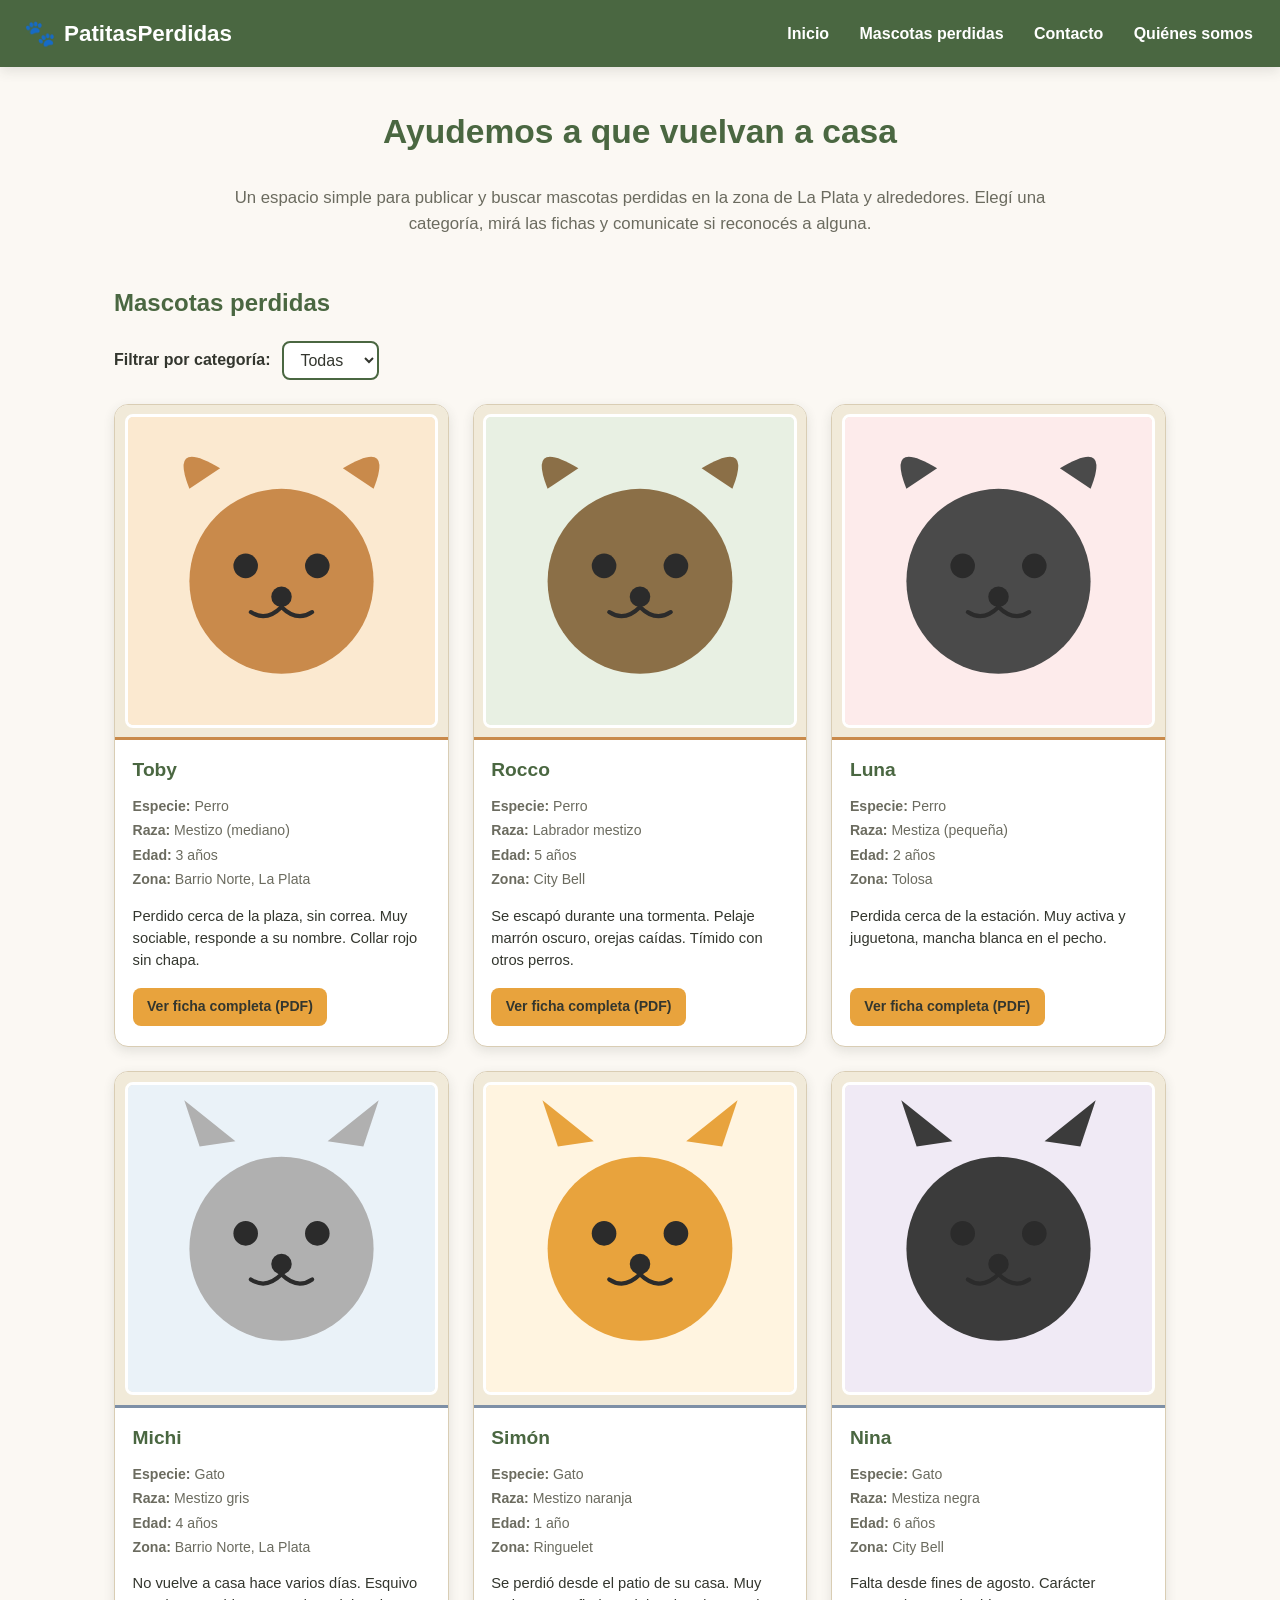
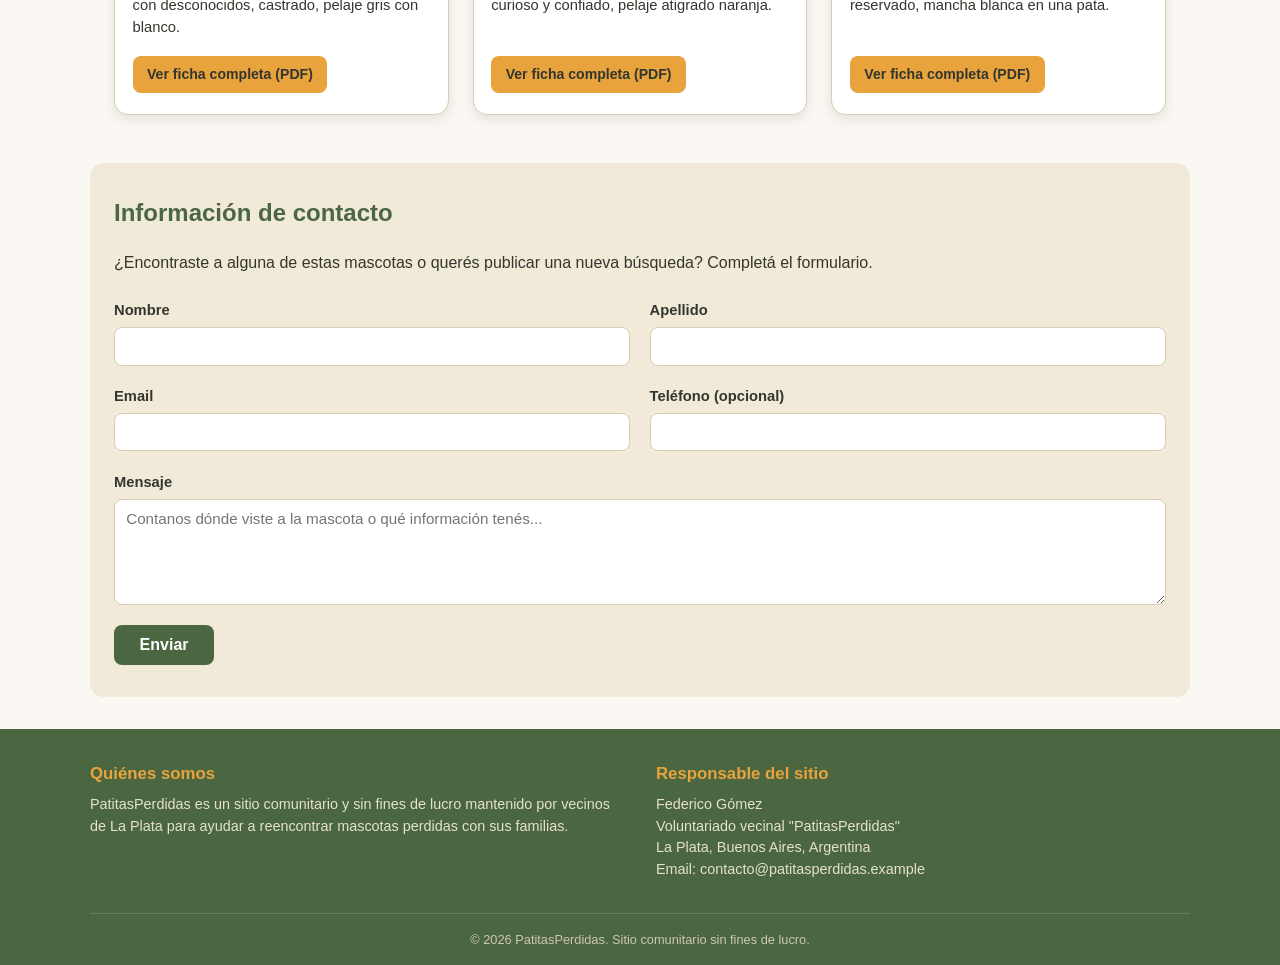
<file: web-mascotas-perdidas-claude/index.html>
<!DOCTYPE html>
<html lang="es">
<head>
<meta charset="UTF-8">
<meta name="viewport" content="width=device-width, initial-scale=1.0">
<title>PatitasPerdidas | Mascotas perdidas en tu zona</title>
<link rel="stylesheet" href="estilosIA.css">
</head>
<body>

<header class="cabecera">
  <div class="cabecera__marca">
    <span class="cabecera__logo" aria-hidden="true">🐾</span>
    <span class="cabecera__titulo">PatitasPerdidas</span>
  </div>
  <nav class="nav" aria-label="Navegación principal">
    <ul class="nav__lista">
      <li><a href="#inicio">Inicio</a></li>
      <li><a href="#mascotas">Mascotas perdidas</a></li>
      <li><a href="#contacto">Contacto</a></li>
      <li><a href="#footer">Quiénes somos</a></li>
    </ul>
  </nav>
</header>

<main>

  <!-- ===================== INICIO ===================== -->
  <section id="inicio" class="hero">
    <h1>Ayudemos a que vuelvan a casa</h1>
    <p>Un espacio simple para publicar y buscar mascotas perdidas en la zona de La Plata y alrededores.
       Elegí una categoría, mirá las fichas y comunicate si reconocés a alguna.</p>
  </section>

  <!-- ===================== LISTADO DE MASCOTAS ===================== -->
  <section id="mascotas" class="mascotas">
    <h2>Mascotas perdidas</h2>

    <div class="selector">
      <label for="categoria-select">Filtrar por categoría:</label>
      <select id="categoria-select" name="categoria">
        <option value="todos" selected>Todas</option>
        <option value="perros">Perros</option>
        <option value="gatos">Gatos</option>
      </select>
    </div>

    <div class="listado">

      <!-- ---- PERROS ---- -->

      <article class="card card--perro">
        <div class="card__marco">
          <img src="imagenes/perro1.svg" alt="Foto de Toby, perro perdido" class="card__foto">
        </div>
        <div class="card__info">
          <h3>Toby</h3>
          <ul class="card__datos">
            <li><strong>Especie:</strong> Perro</li>
            <li><strong>Raza:</strong> Mestizo (mediano)</li>
            <li><strong>Edad:</strong> 3 años</li>
            <li><strong>Zona:</strong> Barrio Norte, La Plata</li>
          </ul>
          <p class="card__desc">Perdido cerca de la plaza, sin correa. Muy sociable, responde a su nombre. Collar rojo sin chapa.</p>
          <a class="card__pdf" href="info/perro1.pdf" target="_blank" rel="noopener">Ver ficha completa (PDF)</a>
        </div>
      </article>

      <article class="card card--perro">
        <div class="card__marco">
          <img src="imagenes/perro2.svg" alt="Foto de Rocco, perro perdido" class="card__foto">
        </div>
        <div class="card__info">
          <h3>Rocco</h3>
          <ul class="card__datos">
            <li><strong>Especie:</strong> Perro</li>
            <li><strong>Raza:</strong> Labrador mestizo</li>
            <li><strong>Edad:</strong> 5 años</li>
            <li><strong>Zona:</strong> City Bell</li>
          </ul>
          <p class="card__desc">Se escapó durante una tormenta. Pelaje marrón oscuro, orejas caídas. Tímido con otros perros.</p>
          <a class="card__pdf" href="info/perro2.pdf" target="_blank" rel="noopener">Ver ficha completa (PDF)</a>
        </div>
      </article>

      <article class="card card--perro">
        <div class="card__marco">
          <img src="imagenes/perro3.svg" alt="Foto de Luna, perra perdida" class="card__foto">
        </div>
        <div class="card__info">
          <h3>Luna</h3>
          <ul class="card__datos">
            <li><strong>Especie:</strong> Perro</li>
            <li><strong>Raza:</strong> Mestiza (pequeña)</li>
            <li><strong>Edad:</strong> 2 años</li>
            <li><strong>Zona:</strong> Tolosa</li>
          </ul>
          <p class="card__desc">Perdida cerca de la estación. Muy activa y juguetona, mancha blanca en el pecho.</p>
          <a class="card__pdf" href="info/perro3.pdf" target="_blank" rel="noopener">Ver ficha completa (PDF)</a>
        </div>
      </article>

      <!-- ---- GATOS ---- -->

      <article class="card card--gato">
        <div class="card__marco">
          <img src="imagenes/gato1.svg" alt="Foto de Michi, gato perdido" class="card__foto">
        </div>
        <div class="card__info">
          <h3>Michi</h3>
          <ul class="card__datos">
            <li><strong>Especie:</strong> Gato</li>
            <li><strong>Raza:</strong> Mestizo gris</li>
            <li><strong>Edad:</strong> 4 años</li>
            <li><strong>Zona:</strong> Barrio Norte, La Plata</li>
          </ul>
          <p class="card__desc">No vuelve a casa hace varios días. Esquivo con desconocidos, castrado, pelaje gris con blanco.</p>
          <a class="card__pdf" href="info/gato1.pdf" target="_blank" rel="noopener">Ver ficha completa (PDF)</a>
        </div>
      </article>

      <article class="card card--gato">
        <div class="card__marco">
          <img src="imagenes/gato2.svg" alt="Foto de Simón, gato perdido" class="card__foto">
        </div>
        <div class="card__info">
          <h3>Simón</h3>
          <ul class="card__datos">
            <li><strong>Especie:</strong> Gato</li>
            <li><strong>Raza:</strong> Mestizo naranja</li>
            <li><strong>Edad:</strong> 1 año</li>
            <li><strong>Zona:</strong> Ringuelet</li>
          </ul>
          <p class="card__desc">Se perdió desde el patio de su casa. Muy curioso y confiado, pelaje atigrado naranja.</p>
          <a class="card__pdf" href="info/gato2.pdf" target="_blank" rel="noopener">Ver ficha completa (PDF)</a>
        </div>
      </article>

      <article class="card card--gato">
        <div class="card__marco">
          <img src="imagenes/gato3.svg" alt="Foto de Nina, gata perdida" class="card__foto">
        </div>
        <div class="card__info">
          <h3>Nina</h3>
          <ul class="card__datos">
            <li><strong>Especie:</strong> Gato</li>
            <li><strong>Raza:</strong> Mestiza negra</li>
            <li><strong>Edad:</strong> 6 años</li>
            <li><strong>Zona:</strong> City Bell</li>
          </ul>
          <p class="card__desc">Falta desde fines de agosto. Carácter reservado, mancha blanca en una pata.</p>
          <a class="card__pdf" href="info/gato3.pdf" target="_blank" rel="noopener">Ver ficha completa (PDF)</a>
        </div>
      </article>

    </div>

  </section>

  <!-- ===================== CONTACTO ===================== -->
  <section id="contacto" class="contacto">
    <h2>Información de contacto</h2>
    <p>¿Encontraste a alguna de estas mascotas o querés publicar una nueva búsqueda? Completá el formulario.</p>

    <form class="formulario" action="#" method="post">
      <div class="formulario__campo">
        <label for="nombre">Nombre</label>
        <input type="text" id="nombre" name="nombre" required>
      </div>

      <div class="formulario__campo">
        <label for="apellido">Apellido</label>
        <input type="text" id="apellido" name="apellido" required>
      </div>

      <div class="formulario__campo">
        <label for="email">Email</label>
        <input type="email" id="email" name="email" required>
      </div>

      <div class="formulario__campo">
        <label for="telefono">Teléfono (opcional)</label>
        <input type="tel" id="telefono" name="telefono">
      </div>

      <div class="formulario__campo formulario__campo--ancho">
        <label for="mensaje">Mensaje</label>
        <textarea id="mensaje" name="mensaje" rows="5" placeholder="Contanos dónde viste a la mascota o qué información tenés..."></textarea>
      </div>

      <button type="submit" class="formulario__boton">Enviar</button>
    </form>
  </section>

</main>

<!-- ===================== FOOTER ===================== -->
<footer id="footer" class="footer">
  <div class="footer__contenido">
    <div class="footer__bloque">
      <h3>Quiénes somos</h3>
      <p>PatitasPerdidas es un sitio comunitario y sin fines de lucro mantenido por vecinos de La Plata
         para ayudar a reencontrar mascotas perdidas con sus familias.</p>
    </div>
    <div class="footer__bloque">
      <h3>Responsable del sitio</h3>
      <p>Federico Gómez<br>
         Voluntariado vecinal "PatitasPerdidas"<br>
         La Plata, Buenos Aires, Argentina<br>
         Email: contacto@patitasperdidas.example</p>
    </div>
  </div>
  <p class="footer__legal">&copy; 2026 PatitasPerdidas. Sitio comunitario sin fines de lucro.</p>
</footer>

</body>
</html>
</file>
<file: web-mascotas-perdidas-claude/estilosIA.css>
/* =====================================================
   estilosIA.css
   Sitio "PatitasPerdidas" — mascotas perdidas
   Paleta: verde salvia (calma/confianza), crema cálido
   (hogar) y terracota (acento, calidez animal)
   ===================================================== */

:root {
  --color-primario: #4A6741;      /* verde salvia oscuro */
  --color-primario-claro: #6B8F5E;
  --color-secundario: #E8A33D;    /* terracota/mostaza - acento */
  --color-fondo: #FBF8F3;         /* crema cálido */
  --color-fondo-alterno: #F1EAD9;
  --color-tarjeta: #FFFFFF;
  --color-texto: #33362E;
  --color-texto-suave: #6B6B5F;
  --color-borde: #D9CDB4;
  --color-perro: #C98A4B;
  --color-gato: #7D8FA6;
  --radio-borde: 14px;
  --sombra: 0 4px 12px rgba(51, 54, 46, 0.12);
  --fuente: "Segoe UI", Verdana, Arial, sans-serif;
}

* {
  box-sizing: border-box;
}

html {
  scroll-behavior: smooth;
}

body {
  margin: 0;
  font-family: var(--fuente);
  background-color: var(--color-fondo);
  color: var(--color-texto);
  line-height: 1.5;
}

h1, h2, h3 {
  color: var(--color-primario);
  margin-top: 0;
}

a {
  color: var(--color-primario);
}

/* ===================== CABECERA / NAV ===================== */

.cabecera {
  display: flex;
  flex-wrap: wrap;
  align-items: center;
  justify-content: space-between;
  gap: 1rem;
  background-color: var(--color-primario);
  color: #fff;
  padding: 0.9rem 1.5rem;
  position: sticky;
  top: 0;
  z-index: 10;
  box-shadow: var(--sombra);
}

.cabecera__marca {
  display: flex;
  align-items: center;
  gap: 0.5rem;
  font-size: 1.4rem;
  font-weight: bold;
}

.cabecera__logo {
  font-size: 1.6rem;
}

.nav__lista {
  list-style: none;
  display: flex;
  flex-wrap: wrap;
  gap: 1.5rem;
  margin: 0;
  padding: 0;
}

.nav__lista a {
  color: #fff;
  text-decoration: none;
  font-weight: 600;
  padding: 0.3rem 0.2rem;
  border-bottom: 2px solid transparent;
  transition: border-color 0.2s ease;
}

.nav__lista a:hover,
.nav__lista a:focus {
  border-bottom-color: var(--color-secundario);
}

/* ===================== HERO / INICIO ===================== */

.hero {
  max-width: 900px;
  margin: 2.5rem auto 1rem;
  padding: 0 1.5rem;
  text-align: center;
}

.hero h1 {
  font-size: 2.1rem;
}

.hero p {
  color: var(--color-texto-suave);
  font-size: 1.05rem;
}

/* ===================== SECCIONES GENERALES ===================== */

main section {
  max-width: 1100px;
  margin: 0 auto;
  padding: 2rem 1.5rem;
}

.mascotas {
  scroll-margin-top: 80px;
}

.contacto {
  scroll-margin-top: 80px;
  background-color: var(--color-fondo-alterno);
  border-radius: var(--radio-borde);
  margin-top: 1rem;
  margin-bottom: 2rem;
}

/* ===================== SELECTOR DE CATEGORÍA ===================== */

.selector {
  display: flex;
  flex-wrap: wrap;
  align-items: center;
  gap: 0.7rem;
  margin-bottom: 1.5rem;
}

.selector label {
  font-weight: 600;
}

.selector select {
  padding: 0.5rem 0.8rem;
  border: 2px solid var(--color-primario);
  border-radius: 8px;
  background-color: var(--color-tarjeta);
  color: var(--color-texto);
  font-size: 1rem;
  cursor: pointer;
}

/* ---- Lógica de filtrado 100% CSS mediante :has() ---- */
/* Por defecto ("todos") se muestran perros y gatos.      */

.selector:has(#categoria-select option[value="perros"]:checked) ~ .listado .card--gato {
  display: none;
}

.selector:has(#categoria-select option[value="gatos"]:checked) ~ .listado .card--perro {
  display: none;
}

/* ===================== LISTADO / CARDS ===================== */

.listado {
  display: grid;
  grid-template-columns: repeat(auto-fill, minmax(260px, 1fr));
  gap: 1.5rem;
}

.card {
  background-color: var(--color-tarjeta);
  border: 1px solid var(--color-borde);
  border-radius: var(--radio-borde);
  box-shadow: var(--sombra);
  overflow: hidden;
  display: flex;
  flex-direction: column;
  transition: transform 0.15s ease;
}

.card:hover {
  transform: translateY(-4px);
}

/* Marco uniforme para todas las fotos: mismo borde, mismo
   relleno interno, misma relación de aspecto, para que la
   grilla se vea armónica sin importar la foto original. */
.card__marco {
  aspect-ratio: 4 / 3;
  padding: 0.6rem;
  background-color: var(--color-fondo-alterno);
  border-bottom: 3px solid var(--color-secundario);
}

.card__foto {
  width: 100%;
  height: 100%;
  object-fit: cover;
  border-radius: 8px;
  border: 3px solid var(--color-tarjeta);
  display: block;
}

.card--perro .card__marco {
  border-bottom-color: var(--color-perro);
}

.card--gato .card__marco {
  border-bottom-color: var(--color-gato);
}

.card__info {
  padding: 1rem 1.1rem 1.3rem;
  display: flex;
  flex-direction: column;
  gap: 0.5rem;
  flex-grow: 1;
}

.card__info h3 {
  font-size: 1.2rem;
  margin-bottom: 0.1rem;
}

.card__datos {
  list-style: none;
  margin: 0;
  padding: 0;
  font-size: 0.88rem;
  color: var(--color-texto-suave);
}

.card__datos li {
  padding: 0.1rem 0;
}

.card__desc {
  font-size: 0.92rem;
  margin: 0.3rem 0 0.6rem;
}

.card__pdf {
  margin-top: auto;
  align-self: flex-start;
  display: inline-block;
  background-color: var(--color-secundario);
  color: #33362E;
  font-weight: 600;
  text-decoration: none;
  padding: 0.5rem 0.9rem;
  border-radius: 8px;
  font-size: 0.88rem;
  transition: background-color 0.2s ease;
}

.card__pdf:hover {
  background-color: var(--color-primario);
  color: #fff;
}

/* ===================== FORMULARIO DE CONTACTO ===================== */

.formulario {
  display: grid;
  grid-template-columns: repeat(2, 1fr);
  gap: 1.2rem;
  margin-top: 1.5rem;
}

.formulario__campo {
  display: flex;
  flex-direction: column;
  gap: 0.4rem;
}

.formulario__campo--ancho {
  grid-column: 1 / -1;
}

.formulario label {
  font-weight: 600;
  font-size: 0.92rem;
}

.formulario input,
.formulario textarea {
  padding: 0.6rem 0.7rem;
  border: 1px solid var(--color-borde);
  border-radius: 8px;
  font-family: inherit;
  font-size: 0.95rem;
  background-color: #fff;
  color: var(--color-texto);
}

.formulario input:focus,
.formulario textarea:focus {
  outline: 2px solid var(--color-primario-claro);
  outline-offset: 1px;
}

.formulario__boton {
  grid-column: 1 / -1;
  justify-self: start;
  background-color: var(--color-primario);
  color: #fff;
  border: none;
  padding: 0.7rem 1.6rem;
  border-radius: 8px;
  font-size: 1rem;
  font-weight: 600;
  cursor: pointer;
  transition: background-color 0.2s ease;
}

.formulario__boton:hover {
  background-color: var(--color-primario-claro);
}

/* ===================== FOOTER ===================== */

.footer {
  background-color: var(--color-primario);
  color: #f1ead9;
  padding: 2rem 1.5rem 1rem;
  scroll-margin-top: 80px;
}

.footer__contenido {
  max-width: 1100px;
  margin: 0 auto;
  display: grid;
  grid-template-columns: repeat(auto-fit, minmax(260px, 1fr));
  gap: 2rem;
}

.footer__bloque h3 {
  color: var(--color-secundario);
  font-size: 1.05rem;
  margin-bottom: 0.5rem;
}

.footer__bloque p {
  font-size: 0.9rem;
  color: #e7e0cf;
  margin: 0;
}

.footer__legal {
  text-align: center;
  font-size: 0.8rem;
  color: #cfc7ad;
  max-width: 1100px;
  margin: 2rem auto 0;
  border-top: 1px solid rgba(255,255,255,0.15);
  padding-top: 1rem;
}

/* ===================== RESPONSIVO ===================== */

@media (max-width: 700px) {
  .cabecera {
    flex-direction: column;
    align-items: flex-start;
  }

  .nav__lista {
    gap: 1rem;
    width: 100%;
    justify-content: space-between;
  }

  .hero h1 {
    font-size: 1.6rem;
  }

  .listado {
    grid-template-columns: 1fr;
  }

  .formulario {
    grid-template-columns: 1fr;
  }

  .formulario__boton {
    justify-self: stretch;
    text-align: center;
  }
}

@media (max-width: 420px) {
  .cabecera__titulo {
    font-size: 1.1rem;
  }

  main section {
    padding: 1.5rem 1rem;
  }
}
</file>
